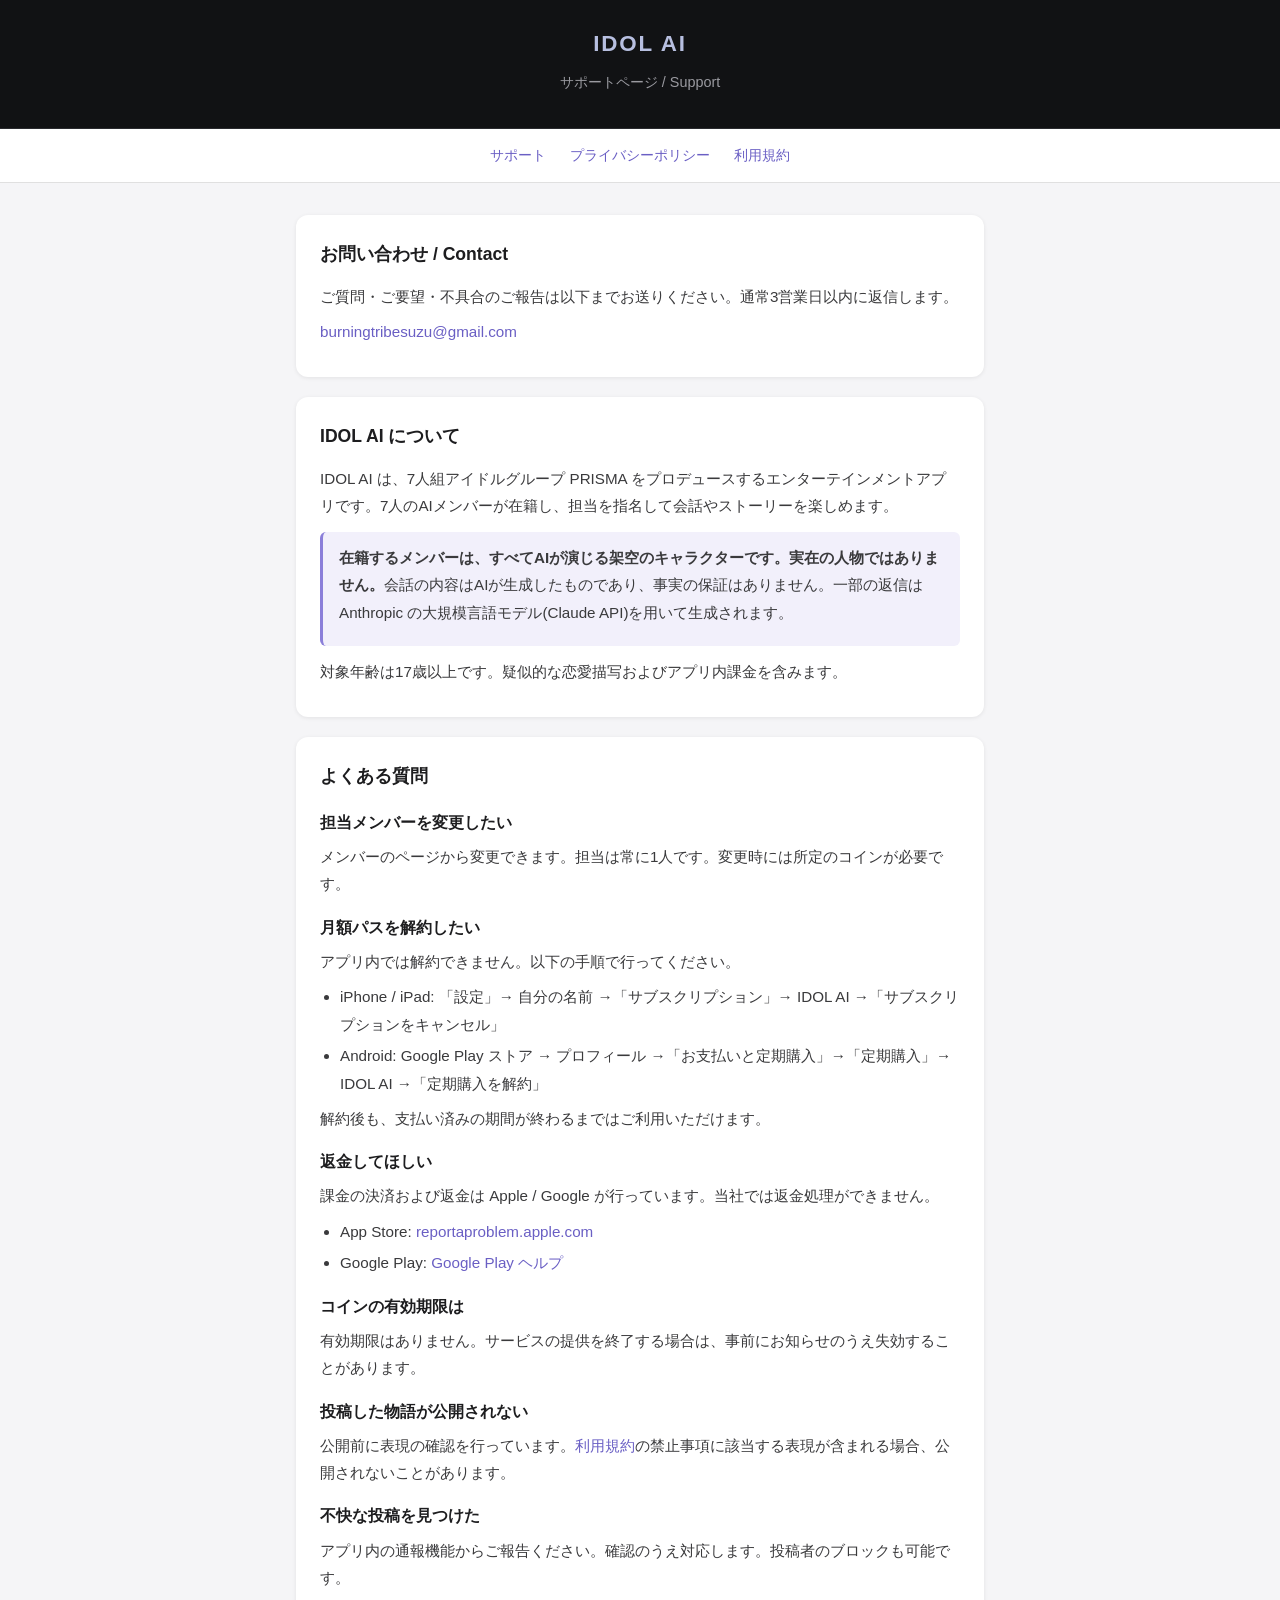
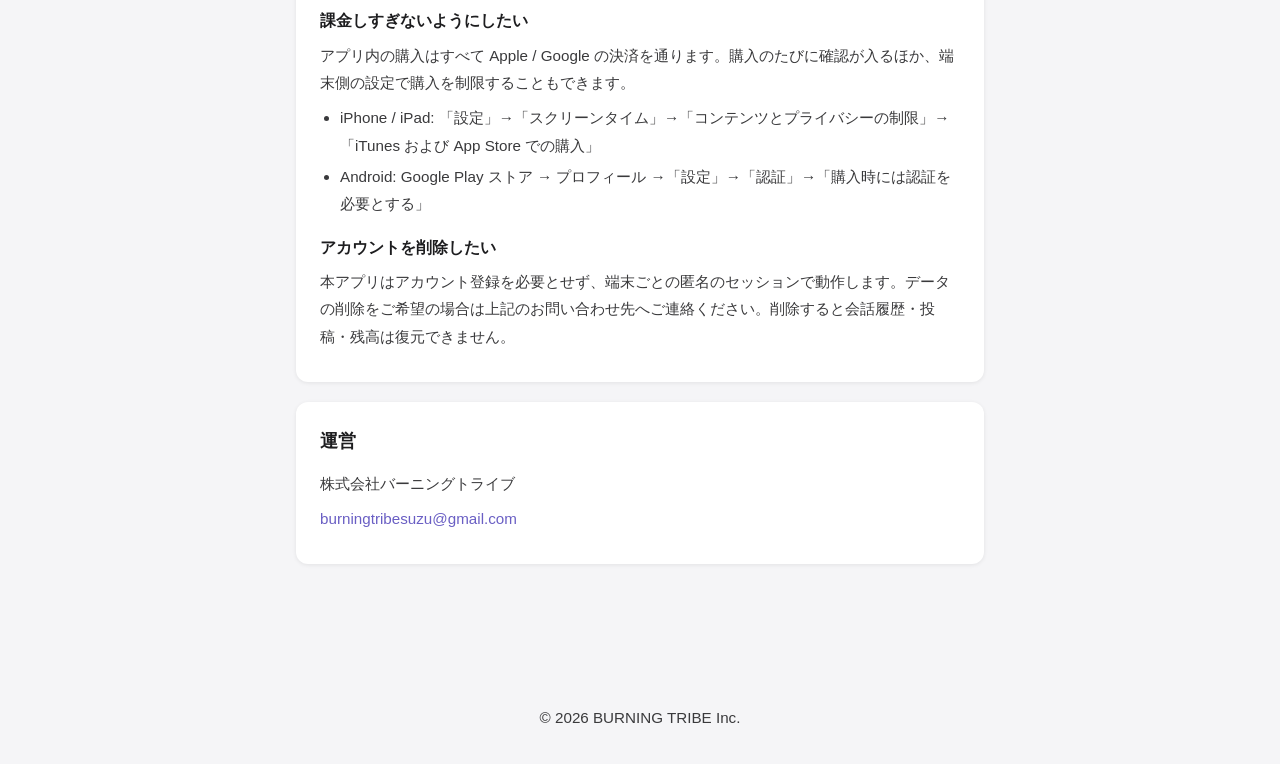
<file: index.html>
<!DOCTYPE html>
<html lang="ja">
<head>
<meta charset="UTF-8">
<meta name="viewport" content="width=device-width, initial-scale=1.0">
<title>IDOL AI — サポート</title>
<link rel="stylesheet" href="style.css">
</head>
<body>
<header>
  <h1>IDOL AI</h1>
  <p>サポートページ / Support</p>
</header>
<nav>
  <a href="index.html">サポート</a>
  <a href="privacy.html">プライバシーポリシー</a>
  <a href="terms.html">利用規約</a>
</nav>
<main>

<section>
  <h2>お問い合わせ / Contact</h2>
  <p>ご質問・ご要望・不具合のご報告は以下までお送りください。通常3営業日以内に返信します。</p>
  <p><a href="mailto:burningtribesuzu@gmail.com">burningtribesuzu@gmail.com</a></p>
</section>

<section>
  <h2>IDOL AI について</h2>
  <p>IDOL AI は、7人組アイドルグループ PRISMA をプロデュースするエンターテインメントアプリです。7人のAIメンバーが在籍し、担当を指名して会話やストーリーを楽しめます。</p>
  <div class="note">
    <p><strong>在籍するメンバーは、すべてAIが演じる架空のキャラクターです。実在の人物ではありません。</strong>会話の内容はAIが生成したものであり、事実の保証はありません。一部の返信は Anthropic の大規模言語モデル(Claude API)を用いて生成されます。</p>
  </div>
  <p>対象年齢は17歳以上です。疑似的な恋愛描写およびアプリ内課金を含みます。</p>
</section>

<section>
  <h2>よくある質問</h2>

  <h3>担当メンバーを変更したい</h3>
  <p>メンバーのページから変更できます。担当は常に1人です。変更時には所定のコインが必要です。</p>

  <h3>月額パスを解約したい</h3>
  <p>アプリ内では解約できません。以下の手順で行ってください。</p>
  <ul>
    <li>iPhone / iPad: 「設定」→ 自分の名前 →「サブスクリプション」→ IDOL AI →「サブスクリプションをキャンセル」</li>
    <li>Android: Google Play ストア → プロフィール →「お支払いと定期購入」→「定期購入」→ IDOL AI →「定期購入を解約」</li>
  </ul>
  <p>解約後も、支払い済みの期間が終わるまではご利用いただけます。</p>

  <h3>返金してほしい</h3>
  <p>課金の決済および返金は Apple / Google が行っています。当社では返金処理ができません。</p>
  <ul>
    <li>App Store: <a href="https://reportaproblem.apple.com/">reportaproblem.apple.com</a></li>
    <li>Google Play: <a href="https://support.google.com/googleplay/answer/2479637">Google Play ヘルプ</a></li>
  </ul>

  <h3>コインの有効期限は</h3>
  <p>有効期限はありません。サービスの提供を終了する場合は、事前にお知らせのうえ失効することがあります。</p>

  <h3>投稿した物語が公開されない</h3>
  <p>公開前に表現の確認を行っています。<a href="terms.html">利用規約</a>の禁止事項に該当する表現が含まれる場合、公開されないことがあります。</p>

  <h3>不快な投稿を見つけた</h3>
  <p>アプリ内の通報機能からご報告ください。確認のうえ対応します。投稿者のブロックも可能です。</p>

  <h3>課金しすぎないようにしたい</h3>
  <p>アプリ内の購入はすべて Apple / Google の決済を通ります。購入のたびに確認が入るほか、端末側の設定で購入を制限することもできます。</p>
  <ul>
    <li>iPhone / iPad: 「設定」→「スクリーンタイム」→「コンテンツとプライバシーの制限」→「iTunes および App Store での購入」</li>
    <li>Android: Google Play ストア → プロフィール →「設定」→「認証」→「購入時には認証を必要とする」</li>
  </ul>

  <h3>アカウントを削除したい</h3>
  <p>本アプリはアカウント登録を必要とせず、端末ごとの匿名のセッションで動作します。データの削除をご希望の場合は上記のお問い合わせ先へご連絡ください。削除すると会話履歴・投稿・残高は復元できません。</p>
</section>

<section>
  <h2>運営</h2>
  <p>株式会社バーニングトライブ</p>
  <p><a href="mailto:burningtribesuzu@gmail.com">burningtribesuzu@gmail.com</a></p>
</section>

</main>
<footer>
  <p>© 2026 BURNING TRIBE Inc.</p>
</footer>
</body>
</html>
</file>
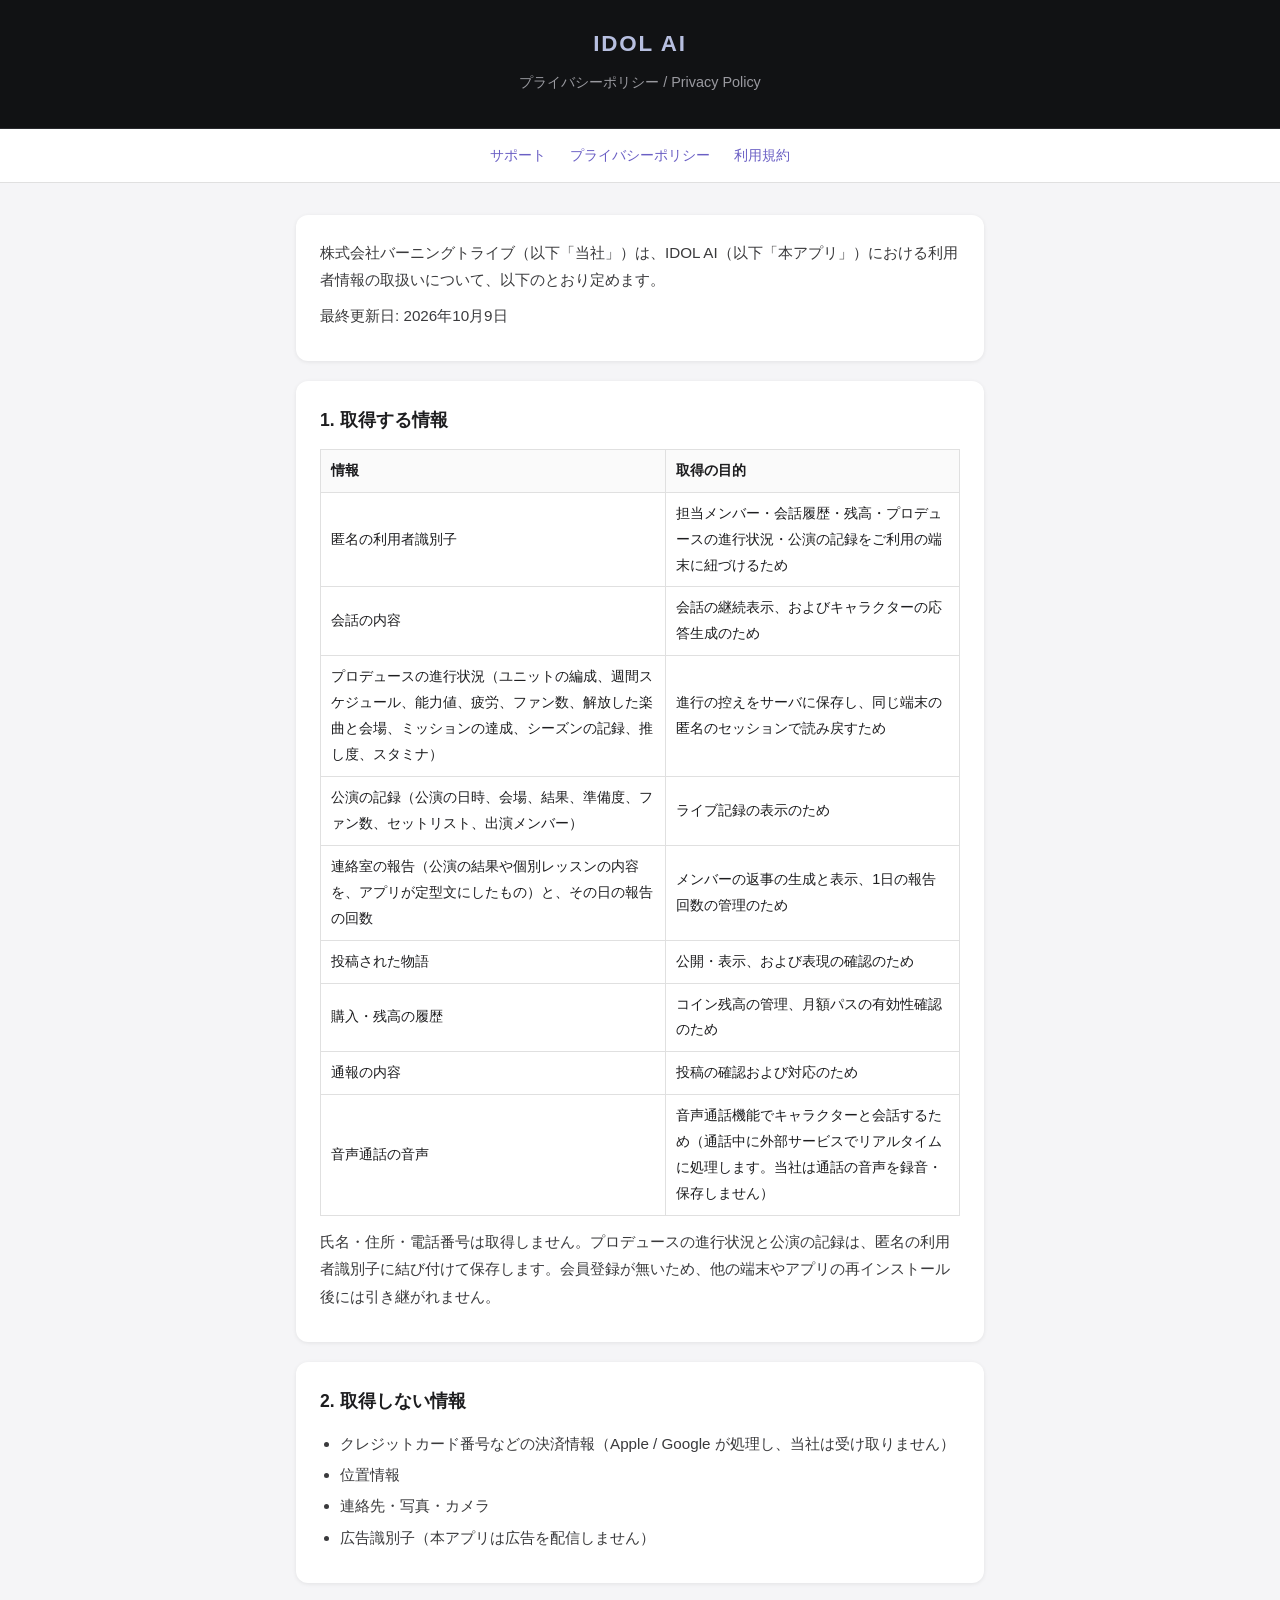
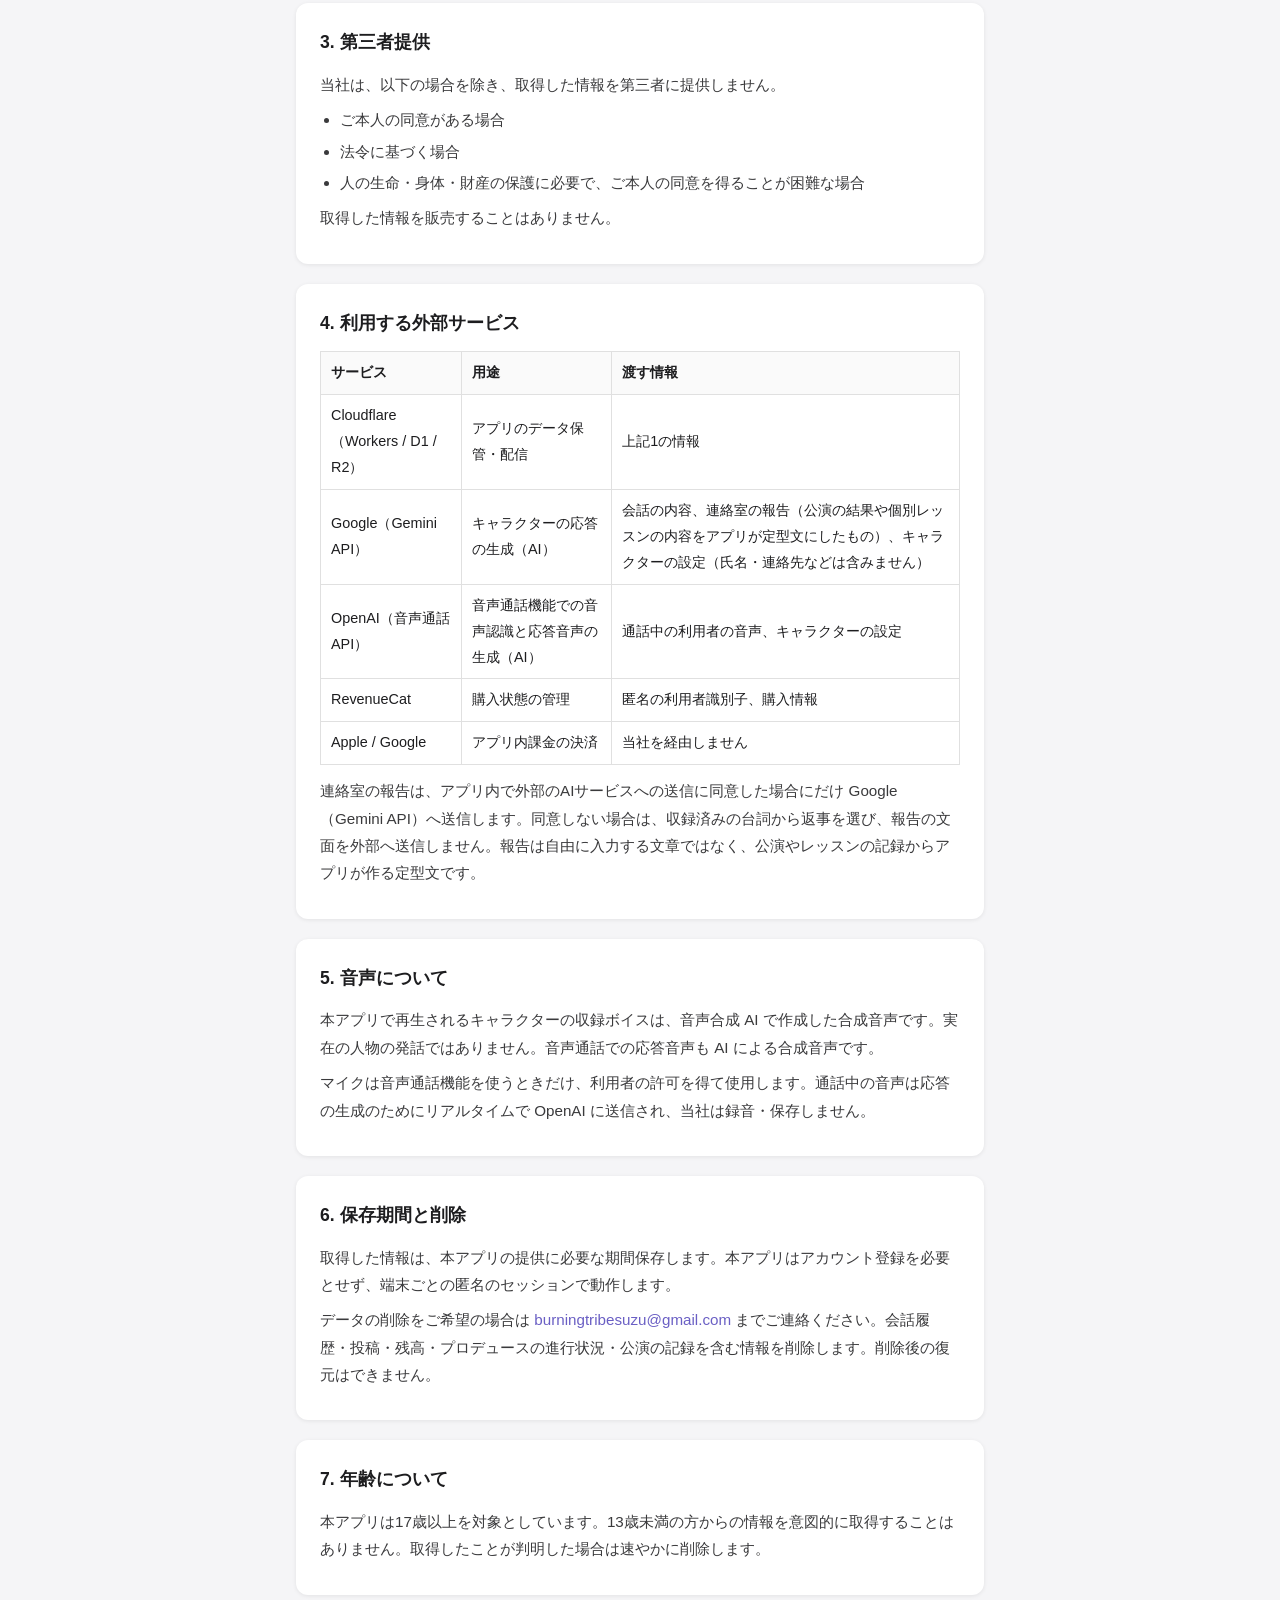
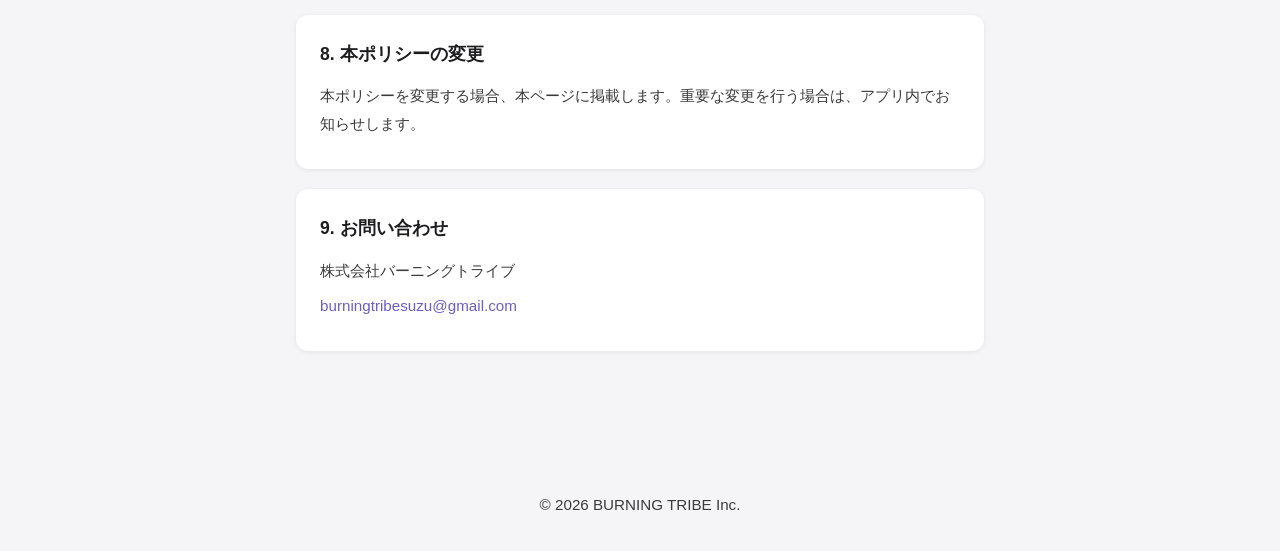
<file: privacy.html>
<!DOCTYPE html>
<html lang="ja">
<head>
<meta charset="UTF-8">
<meta name="viewport" content="width=device-width, initial-scale=1.0">
<title>IDOL AI — プライバシーポリシー</title>
<link rel="stylesheet" href="style.css">
</head>
<body>
<header>
  <h1>IDOL AI</h1>
  <p>プライバシーポリシー / Privacy Policy</p>
</header>
<nav>
  <a href="index.html">サポート</a>
  <a href="privacy.html">プライバシーポリシー</a>
  <a href="terms.html">利用規約</a>
</nav>
<main>

<section>
  <p>株式会社バーニングトライブ（以下「当社」）は、IDOL AI（以下「本アプリ」）における利用者情報の取扱いについて、以下のとおり定めます。</p>
  <p>最終更新日: 2026年10月9日</p>
</section>

<section>
  <h2>1. 取得する情報</h2>
  <table>
    <tr><th>情報</th><th>取得の目的</th></tr>
    <tr><td>匿名の利用者識別子</td><td>担当メンバー・会話履歴・残高・プロデュースの進行状況・公演の記録をご利用の端末に紐づけるため</td></tr>
    <tr><td>会話の内容</td><td>会話の継続表示、およびキャラクターの応答生成のため</td></tr>
    <tr><td>プロデュースの進行状況（ユニットの編成、週間スケジュール、能力値、疲労、ファン数、解放した楽曲と会場、ミッションの達成、シーズンの記録、推し度、スタミナ）</td><td>進行の控えをサーバに保存し、同じ端末の匿名のセッションで読み戻すため</td></tr>
    <tr><td>公演の記録（公演の日時、会場、結果、準備度、ファン数、セットリスト、出演メンバー）</td><td>ライブ記録の表示のため</td></tr>
    <tr><td>連絡室の報告（公演の結果や個別レッスンの内容を、アプリが定型文にしたもの）と、その日の報告の回数</td><td>メンバーの返事の生成と表示、1日の報告回数の管理のため</td></tr>
    <tr><td>投稿された物語</td><td>公開・表示、および表現の確認のため</td></tr>
    <tr><td>購入・残高の履歴</td><td>コイン残高の管理、月額パスの有効性確認のため</td></tr>
    <tr><td>通報の内容</td><td>投稿の確認および対応のため</td></tr>
    <tr><td>音声通話の音声</td><td>音声通話機能でキャラクターと会話するため（通話中に外部サービスでリアルタイムに処理します。当社は通話の音声を録音・保存しません）</td></tr>
  </table>
  <p>氏名・住所・電話番号は取得しません。プロデュースの進行状況と公演の記録は、匿名の利用者識別子に結び付けて保存します。会員登録が無いため、他の端末やアプリの再インストール後には引き継がれません。</p>
</section>

<section>
  <h2>2. 取得しない情報</h2>
  <ul>
    <li>クレジットカード番号などの決済情報（Apple / Google が処理し、当社は受け取りません）</li>
    <li>位置情報</li>
    <li>連絡先・写真・カメラ</li>
    <li>広告識別子（本アプリは広告を配信しません）</li>
  </ul>
</section>

<section>
  <h2>3. 第三者提供</h2>
  <p>当社は、以下の場合を除き、取得した情報を第三者に提供しません。</p>
  <ul>
    <li>ご本人の同意がある場合</li>
    <li>法令に基づく場合</li>
    <li>人の生命・身体・財産の保護に必要で、ご本人の同意を得ることが困難な場合</li>
  </ul>
  <p>取得した情報を販売することはありません。</p>
</section>

<section>
  <h2>4. 利用する外部サービス</h2>
  <table>
    <tr><th>サービス</th><th>用途</th><th>渡す情報</th></tr>
    <tr><td>Cloudflare（Workers / D1 / R2）</td><td>アプリのデータ保管・配信</td><td>上記1の情報</td></tr>
    <tr><td>Google（Gemini API）</td><td>キャラクターの応答の生成（AI）</td><td>会話の内容、連絡室の報告（公演の結果や個別レッスンの内容をアプリが定型文にしたもの）、キャラクターの設定（氏名・連絡先などは含みません）</td></tr>
    <tr><td>OpenAI（音声通話 API）</td><td>音声通話機能での音声認識と応答音声の生成（AI）</td><td>通話中の利用者の音声、キャラクターの設定</td></tr>
    <tr><td>RevenueCat</td><td>購入状態の管理</td><td>匿名の利用者識別子、購入情報</td></tr>
    <tr><td>Apple / Google</td><td>アプリ内課金の決済</td><td>当社を経由しません</td></tr>
  </table>
  <p>連絡室の報告は、アプリ内で外部のAIサービスへの送信に同意した場合にだけ Google（Gemini API）へ送信します。同意しない場合は、収録済みの台詞から返事を選び、報告の文面を外部へ送信しません。報告は自由に入力する文章ではなく、公演やレッスンの記録からアプリが作る定型文です。</p>
</section>

<section>
  <h2>5. 音声について</h2>
  <p>本アプリで再生されるキャラクターの収録ボイスは、音声合成 AI で作成した合成音声です。実在の人物の発話ではありません。音声通話での応答音声も AI による合成音声です。</p>
  <p>マイクは音声通話機能を使うときだけ、利用者の許可を得て使用します。通話中の音声は応答の生成のためにリアルタイムで OpenAI に送信され、当社は録音・保存しません。</p>
</section>

<section>
  <h2>6. 保存期間と削除</h2>
  <p>取得した情報は、本アプリの提供に必要な期間保存します。本アプリはアカウント登録を必要とせず、端末ごとの匿名のセッションで動作します。</p>
  <p>データの削除をご希望の場合は <a href="mailto:burningtribesuzu@gmail.com">burningtribesuzu@gmail.com</a> までご連絡ください。会話履歴・投稿・残高・プロデュースの進行状況・公演の記録を含む情報を削除します。削除後の復元はできません。</p>
</section>

<section>
  <h2>7. 年齢について</h2>
  <p>本アプリは17歳以上を対象としています。13歳未満の方からの情報を意図的に取得することはありません。取得したことが判明した場合は速やかに削除します。</p>
</section>

<section>
  <h2>8. 本ポリシーの変更</h2>
  <p>本ポリシーを変更する場合、本ページに掲載します。重要な変更を行う場合は、アプリ内でお知らせします。</p>
</section>

<section>
  <h2>9. お問い合わせ</h2>
  <p>株式会社バーニングトライブ</p>
  <p><a href="mailto:burningtribesuzu@gmail.com">burningtribesuzu@gmail.com</a></p>
</section>

</main>
<footer>
  <p>© 2026 BURNING TRIBE Inc.</p>
</footer>
</body>
</html>
</file>
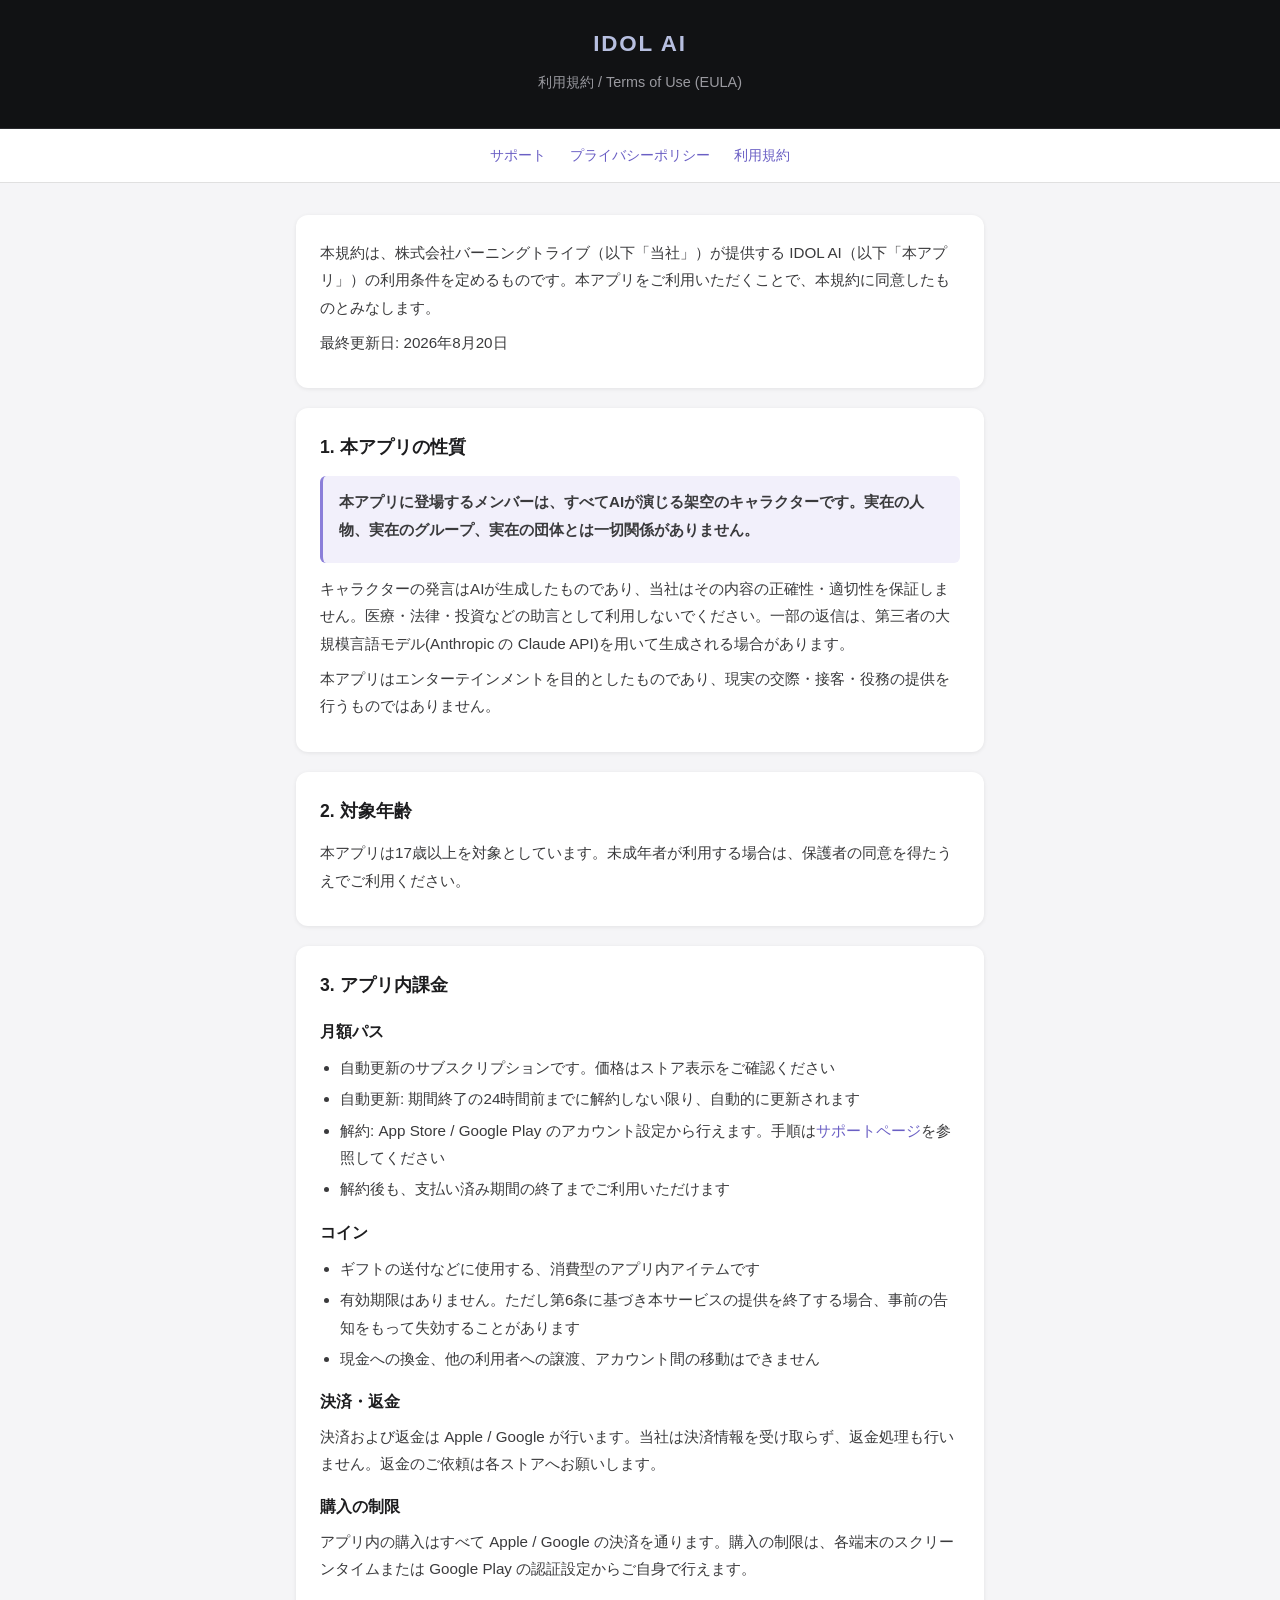
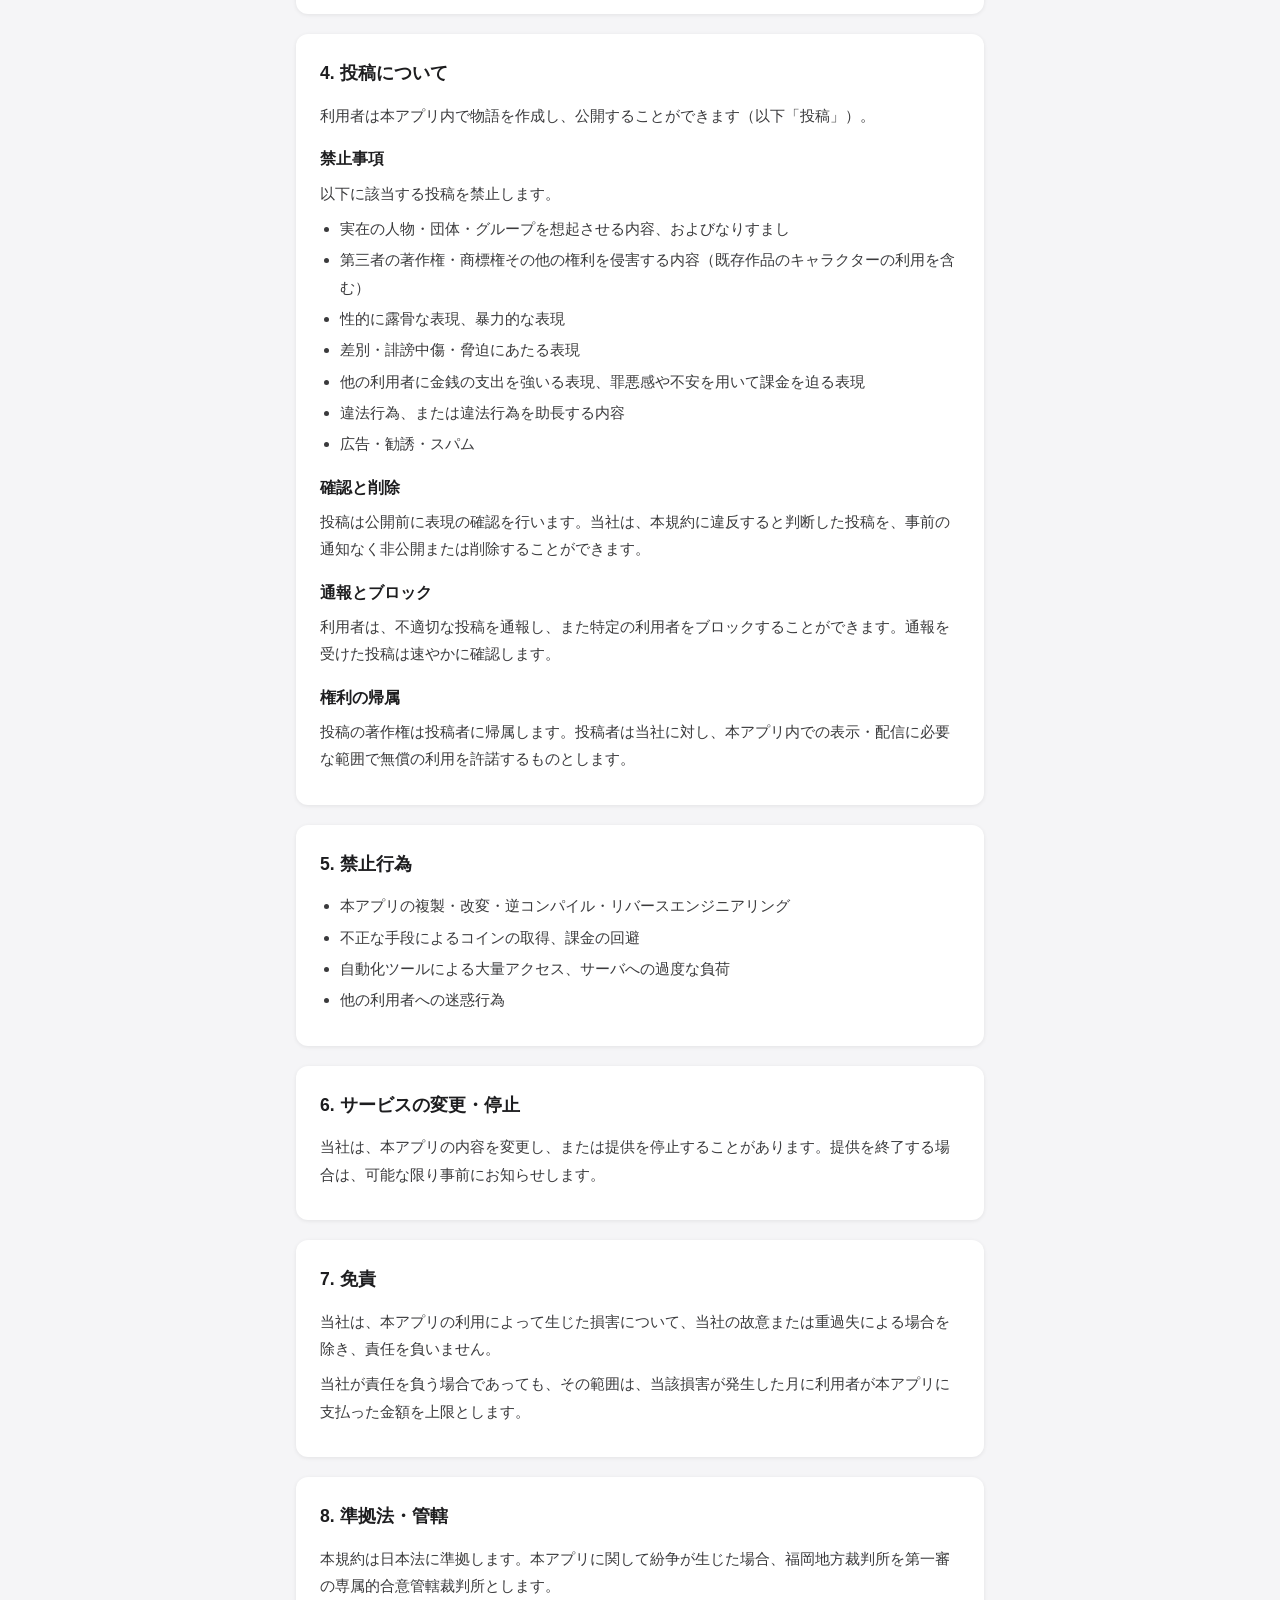
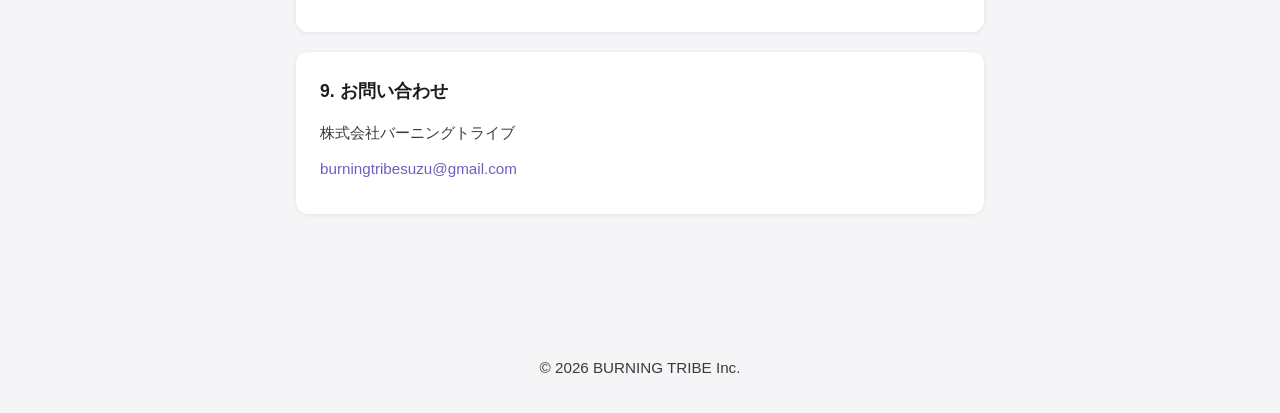
<file: terms.html>
<!DOCTYPE html>
<html lang="ja">
<head>
<meta charset="UTF-8">
<meta name="viewport" content="width=device-width, initial-scale=1.0">
<title>IDOL AI — 利用規約</title>
<link rel="stylesheet" href="style.css">
</head>
<body>
<header>
  <h1>IDOL AI</h1>
  <p>利用規約 / Terms of Use (EULA)</p>
</header>
<nav>
  <a href="index.html">サポート</a>
  <a href="privacy.html">プライバシーポリシー</a>
  <a href="terms.html">利用規約</a>
</nav>
<main>

<section>
  <p>本規約は、株式会社バーニングトライブ（以下「当社」）が提供する IDOL AI（以下「本アプリ」）の利用条件を定めるものです。本アプリをご利用いただくことで、本規約に同意したものとみなします。</p>
  <p>最終更新日: 2026年8月20日</p>
</section>

<section>
  <h2>1. 本アプリの性質</h2>
  <div class="note">
    <p><strong>本アプリに登場するメンバーは、すべてAIが演じる架空のキャラクターです。実在の人物、実在のグループ、実在の団体とは一切関係がありません。</strong></p>
  </div>
  <p>キャラクターの発言はAIが生成したものであり、当社はその内容の正確性・適切性を保証しません。医療・法律・投資などの助言として利用しないでください。一部の返信は、第三者の大規模言語モデル(Anthropic の Claude API)を用いて生成される場合があります。</p>
  <p>本アプリはエンターテインメントを目的としたものであり、現実の交際・接客・役務の提供を行うものではありません。</p>
</section>

<section>
  <h2>2. 対象年齢</h2>
  <p>本アプリは17歳以上を対象としています。未成年者が利用する場合は、保護者の同意を得たうえでご利用ください。</p>
</section>

<section>
  <h2>3. アプリ内課金</h2>
  <h3>月額パス</h3>
  <ul>
    <li>自動更新のサブスクリプションです。価格はストア表示をご確認ください</li>
    <li>自動更新: 期間終了の24時間前までに解約しない限り、自動的に更新されます</li>
    <li>解約: App Store / Google Play のアカウント設定から行えます。手順は<a href="index.html">サポートページ</a>を参照してください</li>
    <li>解約後も、支払い済み期間の終了までご利用いただけます</li>
  </ul>
  <h3>コイン</h3>
  <ul>
    <li>ギフトの送付などに使用する、消費型のアプリ内アイテムです</li>
    <li>有効期限はありません。ただし第6条に基づき本サービスの提供を終了する場合、事前の告知をもって失効することがあります</li>
    <li>現金への換金、他の利用者への譲渡、アカウント間の移動はできません</li>
  </ul>
  <h3>決済・返金</h3>
  <p>決済および返金は Apple / Google が行います。当社は決済情報を受け取らず、返金処理も行いません。返金のご依頼は各ストアへお願いします。</p>
  <h3>購入の制限</h3>
  <p>アプリ内の購入はすべて Apple / Google の決済を通ります。購入の制限は、各端末のスクリーンタイムまたは Google Play の認証設定からご自身で行えます。</p>
</section>

<section>
  <h2>4. 投稿について</h2>
  <p>利用者は本アプリ内で物語を作成し、公開することができます（以下「投稿」）。</p>
  <h3>禁止事項</h3>
  <p>以下に該当する投稿を禁止します。</p>
  <ul>
    <li>実在の人物・団体・グループを想起させる内容、およびなりすまし</li>
    <li>第三者の著作権・商標権その他の権利を侵害する内容（既存作品のキャラクターの利用を含む）</li>
    <li>性的に露骨な表現、暴力的な表現</li>
    <li>差別・誹謗中傷・脅迫にあたる表現</li>
    <li>他の利用者に金銭の支出を強いる表現、罪悪感や不安を用いて課金を迫る表現</li>
    <li>違法行為、または違法行為を助長する内容</li>
    <li>広告・勧誘・スパム</li>
  </ul>
  <h3>確認と削除</h3>
  <p>投稿は公開前に表現の確認を行います。当社は、本規約に違反すると判断した投稿を、事前の通知なく非公開または削除することができます。</p>
  <h3>通報とブロック</h3>
  <p>利用者は、不適切な投稿を通報し、また特定の利用者をブロックすることができます。通報を受けた投稿は速やかに確認します。</p>
  <h3>権利の帰属</h3>
  <p>投稿の著作権は投稿者に帰属します。投稿者は当社に対し、本アプリ内での表示・配信に必要な範囲で無償の利用を許諾するものとします。</p>
</section>

<section>
  <h2>5. 禁止行為</h2>
  <ul>
    <li>本アプリの複製・改変・逆コンパイル・リバースエンジニアリング</li>
    <li>不正な手段によるコインの取得、課金の回避</li>
    <li>自動化ツールによる大量アクセス、サーバへの過度な負荷</li>
    <li>他の利用者への迷惑行為</li>
  </ul>
</section>

<section>
  <h2>6. サービスの変更・停止</h2>
  <p>当社は、本アプリの内容を変更し、または提供を停止することがあります。提供を終了する場合は、可能な限り事前にお知らせします。</p>
</section>

<section>
  <h2>7. 免責</h2>
  <p>当社は、本アプリの利用によって生じた損害について、当社の故意または重過失による場合を除き、責任を負いません。</p>
  <p>当社が責任を負う場合であっても、その範囲は、当該損害が発生した月に利用者が本アプリに支払った金額を上限とします。</p>
</section>

<section>
  <h2>8. 準拠法・管轄</h2>
  <p>本規約は日本法に準拠します。本アプリに関して紛争が生じた場合、福岡地方裁判所を第一審の専属的合意管轄裁判所とします。</p>
</section>

<section>
  <h2>9. お問い合わせ</h2>
  <p>株式会社バーニングトライブ</p>
  <p><a href="mailto:burningtribesuzu@gmail.com">burningtribesuzu@gmail.com</a></p>
</section>

</main>
<footer>
  <p>© 2026 BURNING TRIBE Inc.</p>
</footer>
</body>
</html>
</file>
<file: style.css>
*, *::before, *::after { box-sizing: border-box; margin: 0; padding: 0; }

body {
  font-family: -apple-system, BlinkMacSystemFont, 'Helvetica Neue', 'Hiragino Sans', sans-serif;
  background: #f5f5f7;
  color: #1d1d1f;
  line-height: 1.8;
}

header {
  background: #111214;
  border-bottom: 1px solid #2a2b2f;
  padding: 24px;
  text-align: center;
}

header h1 {
  font-size: 1.4rem;
  font-weight: 700;
  color: #b7bfe0;
  letter-spacing: 0.08em;
}

header p {
  font-size: 0.9rem;
  color: #9a9aa0;
  margin-top: 6px;
}

nav {
  background: #fff;
  border-bottom: 1px solid #e0e0e0;
  padding: 12px 16px;
  text-align: center;
}

nav a {
  font-size: 0.9rem;
  margin: 0 10px;
  white-space: nowrap;
}

main { max-width: 720px; margin: 32px auto; padding: 0 16px 64px; }

section {
  background: #fff;
  border-radius: 12px;
  padding: 24px;
  margin-bottom: 20px;
  box-shadow: 0 1px 4px rgba(0, 0, 0, 0.08);
}

h2 { font-size: 1.1rem; font-weight: 700; margin-bottom: 12px; }
h3 { font-size: 0.98rem; font-weight: 700; margin: 16px 0 6px; }
p { font-size: 0.95rem; color: #3a3a3c; margin-bottom: 8px; }
ul { margin: 8px 0 8px 20px; }
li { font-size: 0.95rem; color: #3a3a3c; margin-bottom: 4px; }

a { color: #6a5fc4; text-decoration: none; }
a:hover { text-decoration: underline; }

.note {
  background: #f2f0fb;
  border-left: 3px solid #8b7fd9;
  padding: 12px 16px;
  border-radius: 6px;
  margin: 12px 0;
}

table { width: 100%; border-collapse: collapse; margin: 12px 0; font-size: 0.9rem; }
th, td { border: 1px solid #e0e0e0; padding: 8px 10px; text-align: left; }
th { background: #fafafa; font-weight: 700; }

footer { text-align: center; font-size: 0.8rem; color: #6e6e73; padding: 24px 16px; }
</file>
